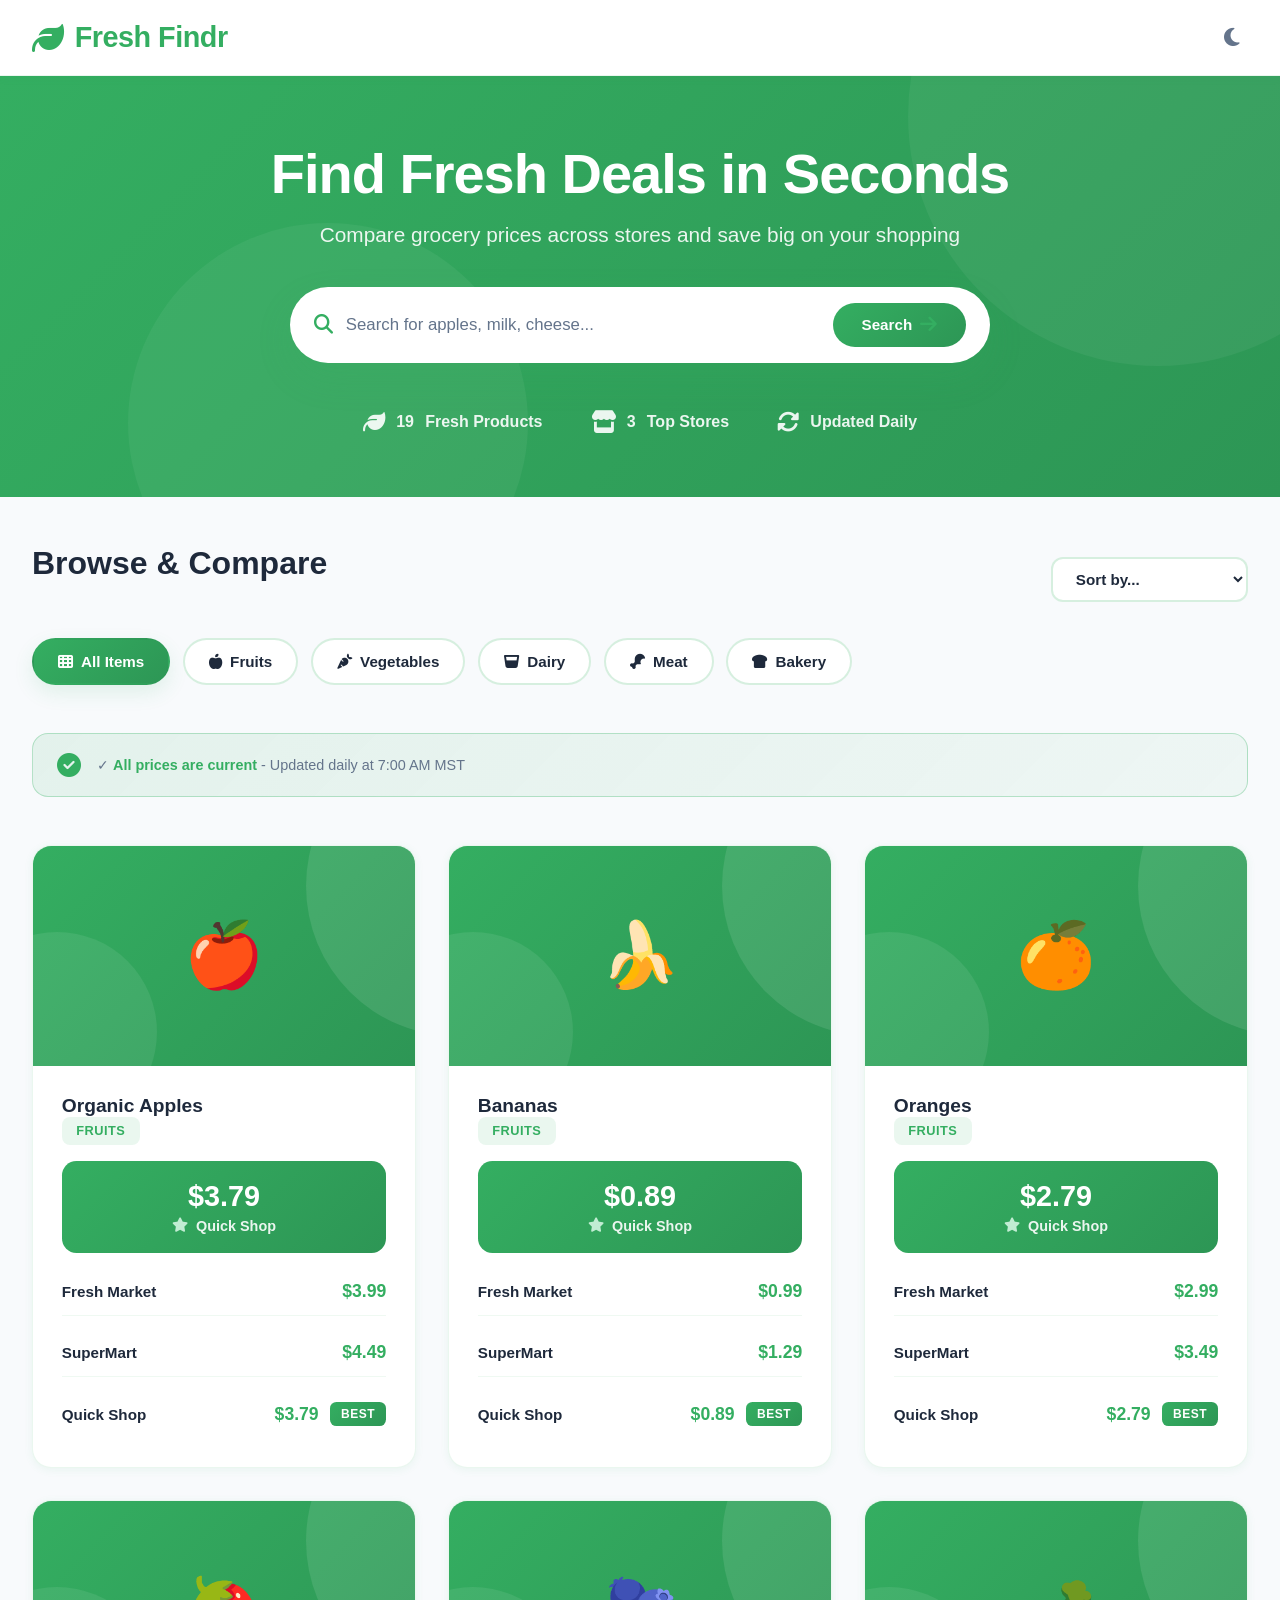
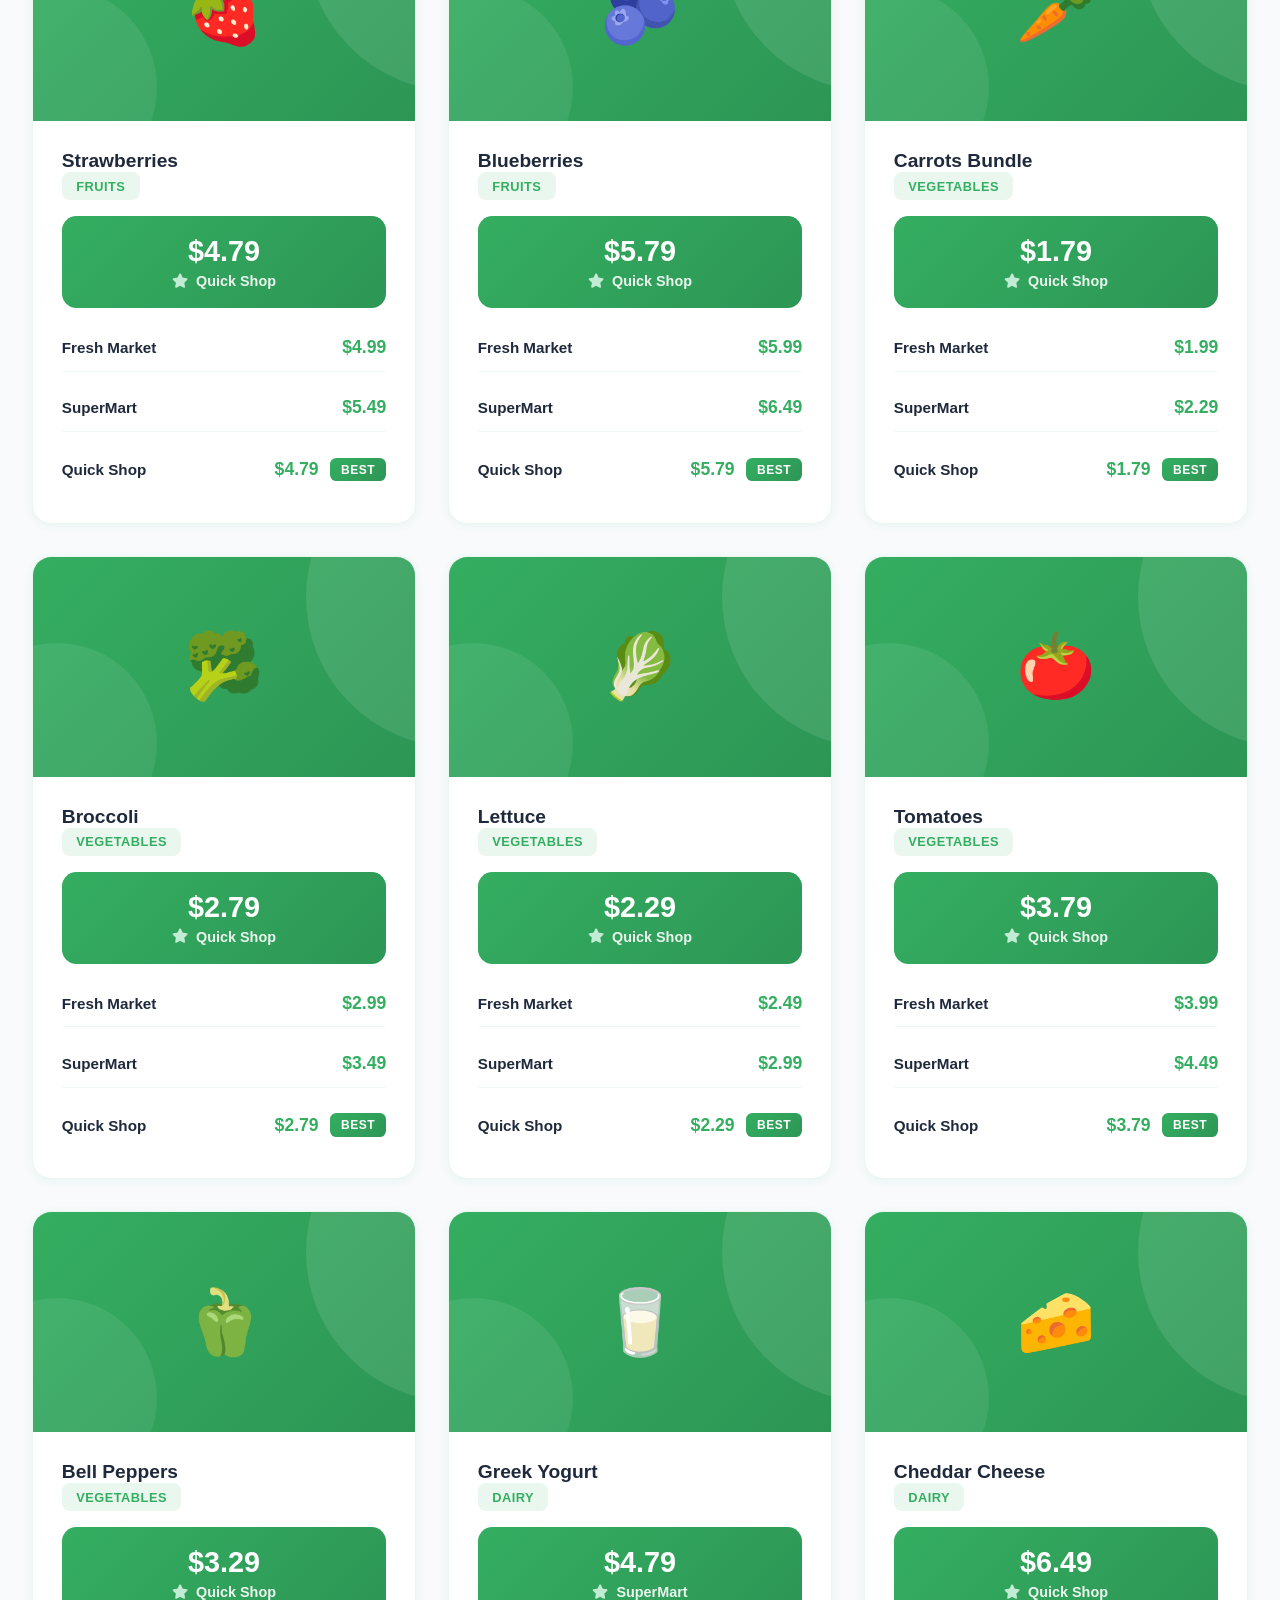
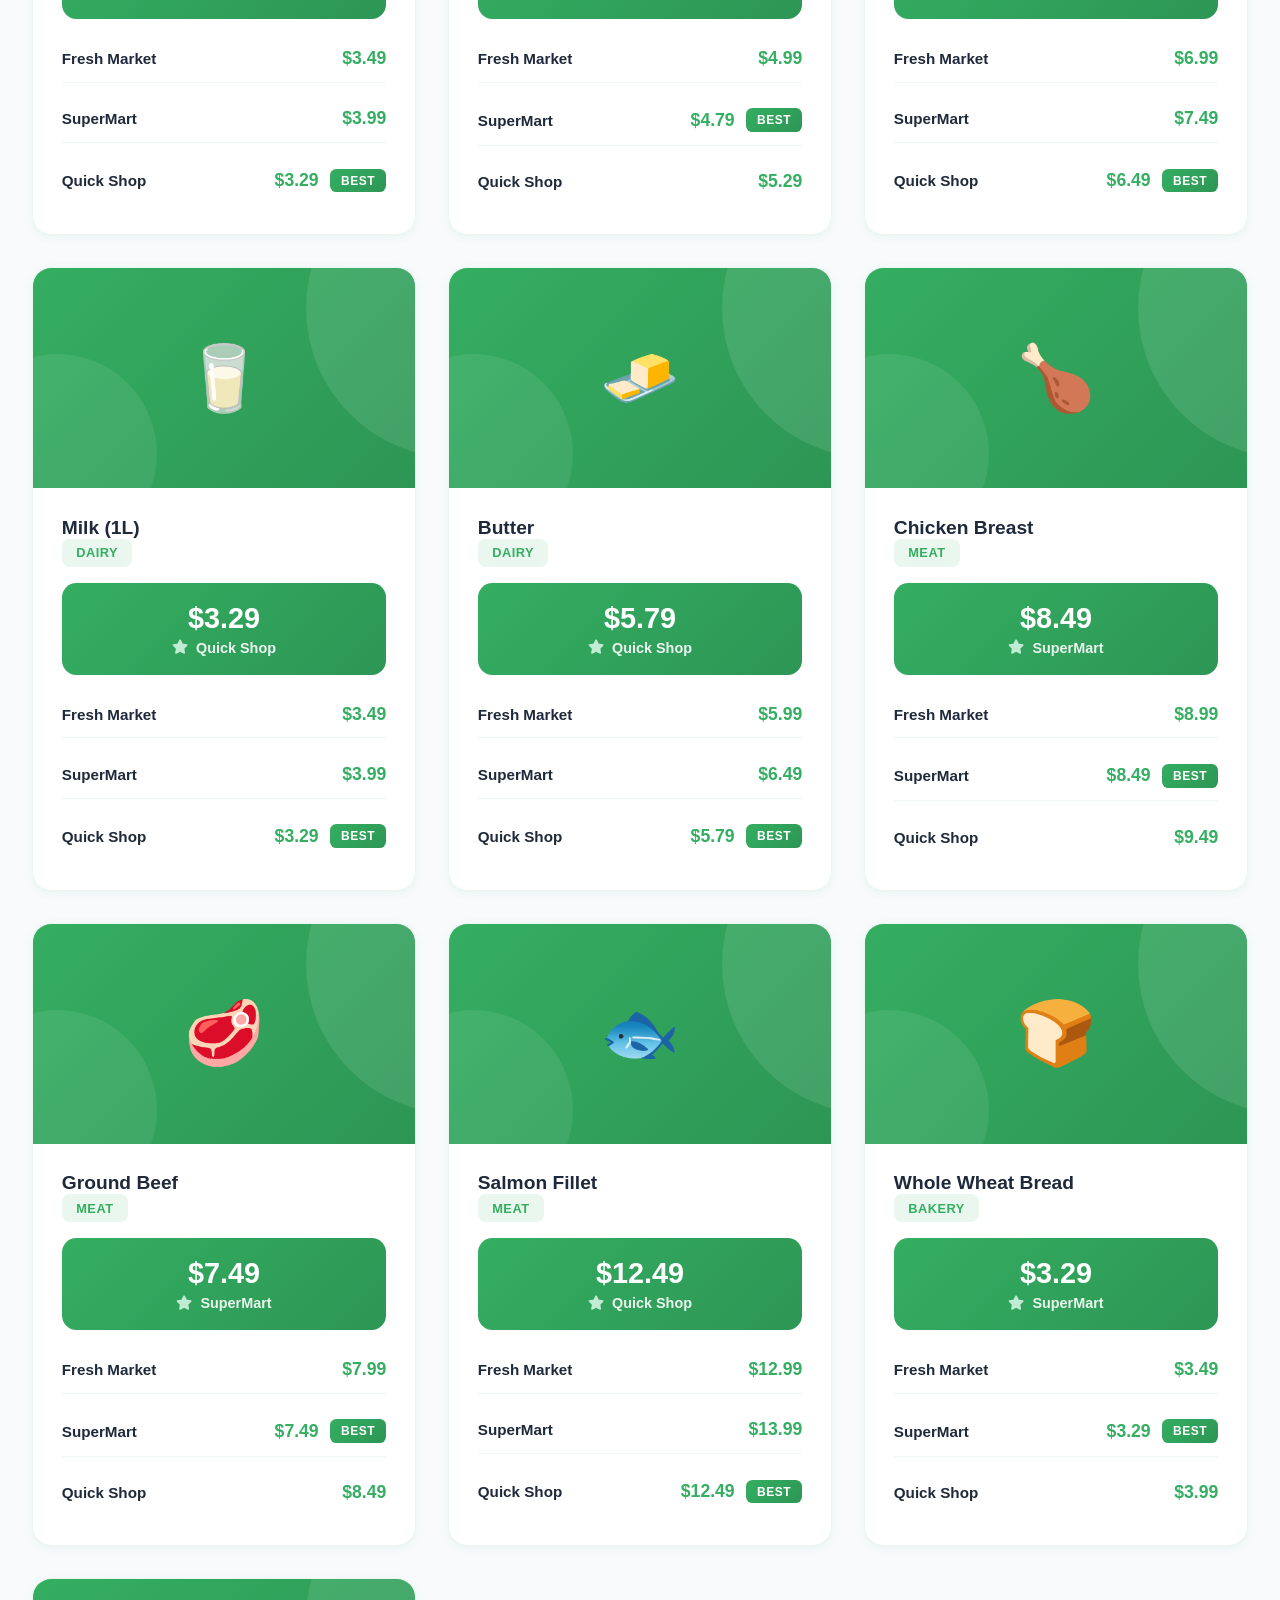
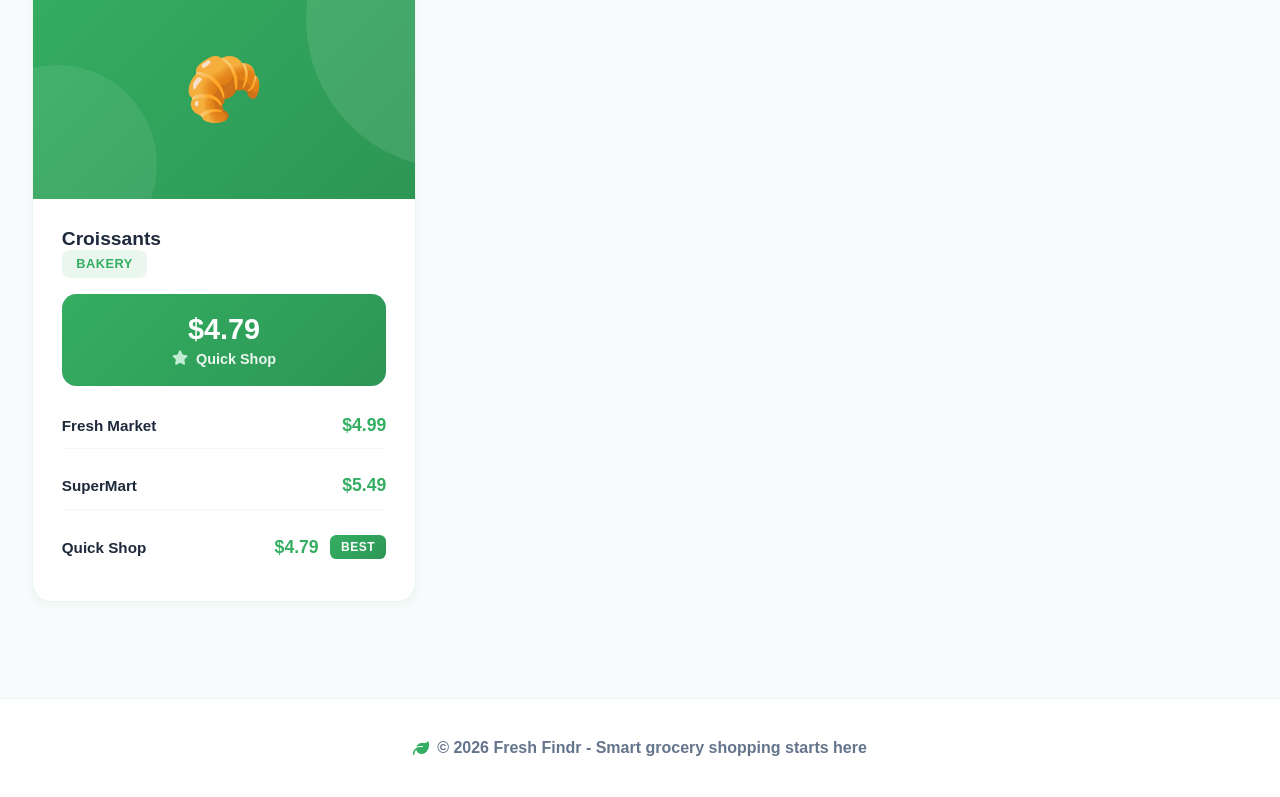
<file: index.html>
<!DOCTYPE html>
<html lang="en">
<head>
    <meta charset="UTF-8">
    <meta name="viewport" content="width=device-width, initial-scale=1.0">
    <title>Fresh Findr - Smart Grocery Price Comparison</title>
    <link rel="stylesheet" href="https://cdnjs.cloudflare.com/ajax/libs/font-awesome/6.4.0/css/all.min.css">
    <style>
        * {
            margin: 0;
            padding: 0;
            box-sizing: border-box;
        }

        :root {
            /* Green and White Palette - Updated Green */
            --primary-green: #34AE61;
            --dark-green: #2d9655;
            --light-green: #8fd5a8;
            --mint-green: #d1f5e0;
            --white: #ffffff;
            --off-white: #f8fafc;
            --light-gray: #f1f5f9;
            --gray: #64748b;
            --dark-gray: #1e293b;
            
            /* Shadows */
            --shadow-sm: 0 2px 8px rgba(52, 174, 97, 0.08);
            --shadow-md: 0 8px 20px rgba(52, 174, 97, 0.12);
            --shadow-lg: 0 15px 35px rgba(52, 174, 97, 0.15);
            --shadow-xl: 0 25px 50px rgba(52, 174, 97, 0.1);
        }

        body.dark-mode {
            --off-white: #0f172a;
            --light-gray: #1e293b;
            --white: #1a2942;
            --gray: #cbd5e1;
            --dark-gray: #f1f5f9;
        }

        html {
            scroll-behavior: smooth;
        }

        body {
            font-family: 'Inter', -apple-system, BlinkMacSystemFont, 'Segoe UI', Roboto, sans-serif;
            background: var(--off-white);
            color: var(--dark-gray);
            transition: background-color 0.4s ease, color 0.4s ease;
            overflow-x: hidden;
        }

        /* Animations */
        @keyframes fadeInUp {
            from {
                opacity: 0;
                transform: translateY(30px);
            }
            to {
                opacity: 1;
                transform: translateY(0);
            }
        }

        @keyframes slideInRight {
            from {
                opacity: 0;
                transform: translateX(50px);
            }
            to {
                opacity: 1;
                transform: translateX(0);
            }
        }

        @keyframes slideInLeft {
            from {
                opacity: 0;
                transform: translateX(-50px);
            }
            to {
                opacity: 1;
                transform: translateX(0);
            }
        }

        @keyframes float {
            0%, 100% {
                transform: translateY(0px);
            }
            50% {
                transform: translateY(-15px);
            }
        }

        @keyframes pulse {
            0%, 100% {
                opacity: 1;
            }
            50% {
                opacity: 0.7;
            }
        }

        @keyframes shimmer {
            0% {
                background-position: -1000px 0;
            }
            100% {
                background-position: 1000px 0;
            }
        }

        @keyframes glow {
            0%, 100% {
                box-shadow: 0 0 20px rgba(52, 174, 97, 0.3);
            }
            50% {
                box-shadow: 0 0 30px rgba(52, 174, 97, 0.6);
            }
        }

        /* Navbar */
        .navbar {
            background: var(--white);
            border-bottom: 1px solid rgba(52, 174, 97, 0.1);
            padding: 1.2rem 2rem;
            position: sticky;
            top: 0;
            z-index: 1000;
            backdrop-filter: blur(10px);
            box-shadow: var(--shadow-sm);
        }

        .nav-container {
            max-width: 1400px;
            margin: 0 auto;
            display: flex;
            justify-content: space-between;
            align-items: center;
        }

        .nav-brand {
            font-size: 1.8rem;
            font-weight: 800;
            color: var(--primary-green);
            display: flex;
            align-items: center;
            gap: 0.7rem;
            letter-spacing: -0.5px;
            animation: slideInLeft 0.6s ease;
        }

        .nav-brand i {
            font-size: 2rem;
            animation: float 3s ease-in-out infinite;
        }

        .nav-icons {
            display: flex;
            gap: 1.5rem;
            align-items: center;
        }

        .theme-toggle {
            cursor: pointer;
            font-size: 1.3rem;
            color: var(--gray);
            transition: all 0.3s ease;
            padding: 0.5rem;
            border-radius: 50%;
            display: flex;
            align-items: center;
            justify-content: center;
        }

        .theme-toggle:hover {
            color: var(--primary-green);
            background: var(--mint-green);
            transform: rotate(20deg);
        }

        /* Hero Section */
        .hero {
            background: linear-gradient(135deg, var(--primary-green) 0%, var(--dark-green) 100%);
            padding: 4rem 2rem;
            text-align: center;
            position: relative;
            overflow: hidden;
        }

        .hero::before {
            content: '';
            position: absolute;
            top: -50%;
            right: -10%;
            width: 500px;
            height: 500px;
            background: rgba(255, 255, 255, 0.05);
            border-radius: 50%;
            animation: float 8s ease-in-out infinite;
        }

        .hero::after {
            content: '';
            position: absolute;
            bottom: -30%;
            left: 10%;
            width: 400px;
            height: 400px;
            background: rgba(255, 255, 255, 0.05);
            border-radius: 50%;
            animation: float 6s ease-in-out infinite;
        }

        .hero-content {
            position: relative;
            z-index: 1;
            animation: fadeInUp 0.8s ease;
        }

        .hero h1 {
            font-size: 3.5rem;
            font-weight: 800;
            color: var(--white);
            margin-bottom: 1rem;
            letter-spacing: -1px;
            line-height: 1.2;
        }

        .hero p {
            font-size: 1.3rem;
            color: rgba(255, 255, 255, 0.9);
            margin-bottom: 2.5rem;
            font-weight: 500;
        }

        /* Search Box */
        .search-container {
            max-width: 700px;
            margin: 0 auto 3rem;
            animation: fadeInUp 1s ease;
        }

        .search-box {
            display: flex;
            gap: 0.8rem;
            background: var(--white);
            padding: 1rem 1.5rem;
            border-radius: 50px;
            box-shadow: var(--shadow-lg);
            transition: all 0.3s ease;
        }

        .search-box:focus-within {
            box-shadow: var(--shadow-xl);
            transform: translateY(-3px);
        }

        .search-box i {
            color: var(--primary-green);
            font-size: 1.2rem;
            display: flex;
            align-items: center;
        }

        .search-box input {
            flex: 1;
            border: none;
            outline: none;
            font-size: 1.05rem;
            color: var(--dark-gray);
            background: transparent;
        }

        .search-box input::placeholder {
            color: var(--gray);
        }

        .search-btn {
            background: linear-gradient(135deg, var(--primary-green) 0%, var(--dark-green) 100%);
            color: var(--white);
            border: none;
            padding: 0.75rem 1.8rem;
            border-radius: 50px;
            font-weight: 700;
            cursor: pointer;
            transition: all 0.3s ease;
            font-size: 0.95rem;
            display: flex;
            align-items: center;
            gap: 0.5rem;
        }

        .search-btn:hover {
            transform: translateX(4px);
            box-shadow: 0 8px 20px rgba(52, 174, 97, 0.3);
        }

        .search-btn:active {
            transform: translateX(2px) scale(0.98);
        }

        /* Stats */
        .hero-stats {
            display: flex;
            justify-content: center;
            gap: 3rem;
            margin-top: 2rem;
            flex-wrap: wrap;
            color: rgba(255, 255, 255, 0.9);
        }

        .stat {
            display: flex;
            align-items: center;
            gap: 0.7rem;
            font-weight: 600;
        }

        .stat i {
            font-size: 1.4rem;
        }

        /* Main Container */
        .container {
            max-width: 1400px;
            margin: 0 auto;
            padding: 3rem 2rem;
        }

        /* Section Title */
        .section-title {
            font-size: 2rem;
            font-weight: 800;
            color: var(--dark-gray);
            margin-bottom: 2rem;
            animation: fadeInUp 0.6s ease;
        }

        /* Filters */
        .filters-wrapper {
            margin-bottom: 3rem;
        }

        .filters-header {
            display: flex;
            justify-content: space-between;
            align-items: center;
            margin-bottom: 1.5rem;
            flex-wrap: wrap;
            gap: 1rem;
        }

        .sort-select {
            background: var(--white);
            border: 2px solid rgba(52, 174, 97, 0.2);
            padding: 0.7rem 1.2rem;
            border-radius: 0.75rem;
            color: var(--dark-gray);
            font-weight: 600;
            cursor: pointer;
            transition: all 0.3s ease;
            font-size: 0.95rem;
        }

        .sort-select:hover {
            border-color: var(--primary-green);
            background: var(--mint-green);
        }

        .sort-select:focus {
            outline: none;
            border-color: var(--primary-green);
            box-shadow: 0 0 0 3px rgba(52, 174, 97, 0.1);
        }

        .filters {
            display: flex;
            gap: 0.8rem;
            flex-wrap: wrap;
            animation: fadeInUp 0.7s ease;
        }

        .filter-btn {
            padding: 0.8rem 1.5rem;
            background: var(--white);
            border: 2px solid rgba(52, 174, 97, 0.2);
            border-radius: 50px;
            cursor: pointer;
            font-weight: 700;
            color: var(--dark-gray);
            transition: all 0.3s ease;
            font-size: 0.95rem;
            display: flex;
            align-items: center;
            gap: 0.5rem;
        }

        .filter-btn:hover {
            border-color: var(--primary-green);
            color: var(--primary-green);
            background: var(--mint-green);
        }

        .filter-btn.active {
            background: linear-gradient(135deg, var(--primary-green) 0%, var(--dark-green) 100%);
            color: var(--white);
            border-color: transparent;
            box-shadow: var(--shadow-md);
        }

        /* Status Banner */
        .status-banner {
            background: linear-gradient(135deg, rgba(52, 174, 97, 0.1), rgba(52, 174, 97, 0.05));
            border: 1px solid rgba(52, 174, 97, 0.3);
            border-radius: 1rem;
            padding: 1.2rem 1.5rem;
            margin-bottom: 3rem;
            display: flex;
            align-items: center;
            gap: 1rem;
            animation: fadeInUp 0.8s ease;
        }

        .status-banner i {
            color: var(--primary-green);
            font-size: 1.5rem;
            animation: pulse 2s ease-in-out infinite;
        }

        .status-text {
            flex: 1;
        }

        .status-text span {
            display: block;
            font-size: 0.9rem;
            color: var(--gray);
        }

        .status-text strong {
            color: var(--primary-green);
            font-weight: 700;
        }

        /* Products Grid */
        .products-grid {
            display: grid;
            grid-template-columns: repeat(auto-fill, minmax(320px, 1fr));
            gap: 2rem;
            animation: fadeInUp 1s ease;
        }

        .product-card {
            background: var(--white);
            border-radius: 1.2rem;
            overflow: hidden;
            transition: all 0.4s ease;
            box-shadow: var(--shadow-sm);
            border: 1px solid rgba(52, 174, 97, 0.1);
            display: flex;
            flex-direction: column;
        }

        .product-card:hover {
            transform: translateY(-12px);
            box-shadow: var(--shadow-xl);
            border-color: rgba(52, 174, 97, 0.3);
        }

        .product-image {
            background: linear-gradient(135deg, var(--primary-green) 0%, var(--dark-green) 100%);
            height: 220px;
            display: flex;
            align-items: center;
            justify-content: center;
            font-size: 4rem;
            position: relative;
            overflow: hidden;
        }

        .product-image::before {
            content: '';
            position: absolute;
            top: -50%;
            right: -50%;
            width: 300px;
            height: 300px;
            background: rgba(255, 255, 255, 0.1);
            border-radius: 50%;
        }

        .product-image::after {
            content: '';
            position: absolute;
            bottom: -30%;
            left: -20%;
            width: 200px;
            height: 200px;
            background: rgba(255, 255, 255, 0.08);
            border-radius: 50%;
        }

        .product-emoji {
            position: relative;
            z-index: 1;
            animation: float 3s ease-in-out infinite;
        }

        .product-content {
            padding: 1.8rem;
            flex: 1;
            display: flex;
            flex-direction: column;
            gap: 1rem;
        }

        .product-header {
            display: flex;
            justify-content: space-between;
            align-items: start;
            gap: 1rem;
        }

        .product-name {
            font-size: 1.2rem;
            font-weight: 800;
            color: var(--dark-gray);
        }

        .product-category {
            display: inline-block;
            background: rgba(52, 174, 97, 0.1);
            color: var(--primary-green);
            padding: 0.4rem 0.9rem;
            border-radius: 0.5rem;
            font-size: 0.8rem;
            font-weight: 700;
            text-transform: uppercase;
            letter-spacing: 0.5px;
        }

        .best-price-banner {
            background: linear-gradient(135deg, var(--primary-green) 0%, var(--dark-green) 100%);
            color: var(--white);
            padding: 1.2rem;
            border-radius: 0.9rem;
            text-align: center;
            font-weight: 700;
        }

        .best-price-value {
            font-size: 1.8rem;
            margin-bottom: 0.3rem;
        }

        .best-price-store {
            font-size: 0.9rem;
            opacity: 0.9;
            display: flex;
            align-items: center;
            justify-content: center;
            gap: 0.5rem;
        }

        .best-price-store i {
            color: #d1f5e0;
        }

        .price-comparison {
            display: flex;
            flex-direction: column;
            gap: 0.8rem;
        }

        .price-item {
            display: flex;
            justify-content: space-between;
            align-items: center;
            padding: 0.8rem 0;
            border-bottom: 1px solid rgba(52, 174, 97, 0.08);
            transition: all 0.2s ease;
        }

        .price-item:last-child {
            border-bottom: none;
        }

        .price-item:hover {
            padding-left: 0.5rem;
        }

        .store-name {
            font-weight: 600;
            color: var(--dark-gray);
            font-size: 0.95rem;
        }

        .price-value {
            display: flex;
            align-items: center;
            gap: 0.7rem;
        }

        .price {
            color: var(--primary-green);
            font-weight: 800;
            font-size: 1.1rem;
        }

        .best-tag {
            background: linear-gradient(135deg, var(--primary-green) 0%, var(--dark-green) 100%);
            color: var(--white);
            padding: 0.3rem 0.7rem;
            border-radius: 0.4rem;
            font-size: 0.75rem;
            font-weight: 800;
            text-transform: uppercase;
            letter-spacing: 0.5px;
            animation: pulse 2s ease-in-out infinite;
        }

        /* Empty State */
        .empty-state {
            grid-column: 1 / -1;
            text-align: center;
            padding: 4rem 2rem;
            color: var(--gray);
        }

        .empty-state i {
            font-size: 3rem;
            color: var(--primary-green);
            margin-bottom: 1rem;
            opacity: 0.3;
        }

        .empty-state h3 {
            font-size: 1.5rem;
            color: var(--dark-gray);
            margin-bottom: 0.5rem;
        }

        /* Footer */
        footer {
            background: var(--white);
            border-top: 1px solid rgba(52, 174, 97, 0.1);
            padding: 2.5rem 2rem;
            text-align: center;
            color: var(--gray);
            margin-top: 3rem;
        }

        footer p {
            font-weight: 600;
            display: flex;
            align-items: center;
            justify-content: center;
            gap: 0.5rem;
        }

        footer i {
            color: var(--primary-green);
        }

        /* Responsive */
        @media (max-width: 1024px) {
            .hero h1 {
                font-size: 2.8rem;
            }

            .products-grid {
                grid-template-columns: repeat(auto-fill, minmax(280px, 1fr));
                gap: 1.5rem;
            }
        }

        @media (max-width: 768px) {
            .hero {
                padding: 2.5rem 1.5rem;
            }

            .hero h1 {
                font-size: 2.2rem;
            }

            .hero p {
                font-size: 1.1rem;
            }

            .search-box {
                flex-direction: column;
            }

            .search-btn {
                width: 100%;
                justify-content: center;
            }

            .hero-stats {
                gap: 1.5rem;
            }

            .products-grid {
                grid-template-columns: 1fr;
            }

            .filters {
                gap: 0.6rem;
            }

            .filter-btn {
                padding: 0.6rem 1.2rem;
                font-size: 0.85rem;
            }

            .section-title {
                font-size: 1.5rem;
            }
        }

        @media (max-width: 480px) {
            .hero h1 {
                font-size: 1.8rem;
            }

            .hero p {
                font-size: 1rem;
            }

            .product-card {
                border-radius: 1rem;
            }

            .product-content {
                padding: 1.2rem;
            }

            .container {
                padding: 1.5rem 1rem;
            }

            .filters-header {
                gap: 0.5rem;
            }
        }
    </style>
</head>
<body>
    <!-- Navbar -->
    <nav class="navbar">
        <div class="nav-container">
            <div class="nav-brand">
                <i class="fas fa-leaf"></i>
                <span>Fresh Findr</span>
            </div>
            <div class="nav-icons">
                <div class="theme-toggle" onclick="toggleTheme()" title="Toggle Dark Mode">
                    <i class="fas fa-moon"></i>
                </div>
            </div>
        </div>
    </nav>

    <!-- Hero Section -->
    <div class="hero">
        <div class="hero-content">
            <h1>Find Fresh Deals in Seconds</h1>
            <p>Compare grocery prices across stores and save big on your shopping</p>
            
            <div class="search-container">
                <div class="search-box">
                    <i class="fas fa-search"></i>
                    <input type="text" id="searchInput" placeholder="Search for apples, milk, cheese..." onkeyup="filterSearch()">
                    <button class="search-btn" onclick="filterSearch()">
                        <span>Search</span>
                        <i class="fas fa-arrow-right"></i>
                    </button>
                </div>
            </div>

            <div class="hero-stats">
                <div class="stat">
                    <i class="fas fa-leaf"></i>
                    <span id="productCount">19</span> Fresh Products
                </div>
                <div class="stat">
                    <i class="fas fa-store"></i>
                    <span>3</span> Top Stores
                </div>
                <div class="stat">
                    <i class="fas fa-sync-alt"></i>
                    Updated Daily
                </div>
            </div>
        </div>
    </div>

    <!-- Main Content -->
    <div class="container">
        <!-- Filters -->
        <div class="filters-wrapper">
            <div class="filters-header">
                <h2 class="section-title">Browse & Compare</h2>
                <select class="sort-select" onchange="applyFilters()">
                    <option value="">Sort by...</option>
                    <option value="price-low">Lowest Price First</option>
                    <option value="price-high">Highest Price First</option>
                    <option value="name">Product Name</option>
                </select>
            </div>

            <div class="filters">
                <button class="filter-btn active" onclick="filterByCategory('all')">
                    <i class="fas fa-th"></i> All Items
                </button>
                <button class="filter-btn" onclick="filterByCategory('fruits')">
                    <i class="fas fa-apple-alt"></i> Fruits
                </button>
                <button class="filter-btn" onclick="filterByCategory('vegetables')">
                    <i class="fas fa-carrot"></i> Vegetables
                </button>
                <button class="filter-btn" onclick="filterByCategory('dairy')">
                    <i class="fas fa-glass-whiskey"></i> Dairy
                </button>
                <button class="filter-btn" onclick="filterByCategory('meat')">
                    <i class="fas fa-drumstick-bite"></i> Meat
                </button>
                <button class="filter-btn" onclick="filterByCategory('bakery')">
                    <i class="fas fa-bread-slice"></i> Bakery
                </button>
            </div>
        </div>

        <!-- Status Banner -->
        <div class="status-banner">
            <i class="fas fa-check-circle"></i>
            <div class="status-text">
                <span>✓ <strong>All prices are current</strong> - Updated daily at 7:00 AM MST</span>
            </div>
        </div>

        <!-- Products Grid -->
        <div class="products-grid" id="productsGrid"></div>
    </div>

    <!-- Footer -->
    <footer>
        <p>
            <i class="fas fa-leaf"></i>
            &copy; 2026 Fresh Findr - Smart grocery shopping starts here
        </p>
    </footer>

    <script>
        // Product Database
        const products = [
            { name: 'Organic Apples', category: 'fruits', emoji: '🍎', prices: { 'Fresh Market': 3.99, 'SuperMart': 4.49, 'Quick Shop': 3.79 } },
            { name: 'Bananas', category: 'fruits', emoji: '🍌', prices: { 'Fresh Market': 0.99, 'SuperMart': 1.29, 'Quick Shop': 0.89 } },
            { name: 'Oranges', category: 'fruits', emoji: '🍊', prices: { 'Fresh Market': 2.99, 'SuperMart': 3.49, 'Quick Shop': 2.79 } },
            { name: 'Strawberries', category: 'fruits', emoji: '🍓', prices: { 'Fresh Market': 4.99, 'SuperMart': 5.49, 'Quick Shop': 4.79 } },
            { name: 'Blueberries', category: 'fruits', emoji: '🫐', prices: { 'Fresh Market': 5.99, 'SuperMart': 6.49, 'Quick Shop': 5.79 } },
            
            { name: 'Carrots Bundle', category: 'vegetables', emoji: '🥕', prices: { 'Fresh Market': 1.99, 'SuperMart': 2.29, 'Quick Shop': 1.79 } },
            { name: 'Broccoli', category: 'vegetables', emoji: '🥦', prices: { 'Fresh Market': 2.99, 'SuperMart': 3.49, 'Quick Shop': 2.79 } },
            { name: 'Lettuce', category: 'vegetables', emoji: '🥬', prices: { 'Fresh Market': 2.49, 'SuperMart': 2.99, 'Quick Shop': 2.29 } },
            { name: 'Tomatoes', category: 'vegetables', emoji: '🍅', prices: { 'Fresh Market': 3.99, 'SuperMart': 4.49, 'Quick Shop': 3.79 } },
            { name: 'Bell Peppers', category: 'vegetables', emoji: '🫑', prices: { 'Fresh Market': 3.49, 'SuperMart': 3.99, 'Quick Shop': 3.29 } },
            
            { name: 'Greek Yogurt', category: 'dairy', emoji: '🥛', prices: { 'Fresh Market': 4.99, 'SuperMart': 4.79, 'Quick Shop': 5.29 } },
            { name: 'Cheddar Cheese', category: 'dairy', emoji: '🧀', prices: { 'Fresh Market': 6.99, 'SuperMart': 7.49, 'Quick Shop': 6.49 } },
            { name: 'Milk (1L)', category: 'dairy', emoji: '🥛', prices: { 'Fresh Market': 3.49, 'SuperMart': 3.99, 'Quick Shop': 3.29 } },
            { name: 'Butter', category: 'dairy', emoji: '🧈', prices: { 'Fresh Market': 5.99, 'SuperMart': 6.49, 'Quick Shop': 5.79 } },
            
            { name: 'Chicken Breast', category: 'meat', emoji: '🍗', prices: { 'Fresh Market': 8.99, 'SuperMart': 8.49, 'Quick Shop': 9.49 } },
            { name: 'Ground Beef', category: 'meat', emoji: '🥩', prices: { 'Fresh Market': 7.99, 'SuperMart': 7.49, 'Quick Shop': 8.49 } },
            { name: 'Salmon Fillet', category: 'meat', emoji: '🐟', prices: { 'Fresh Market': 12.99, 'SuperMart': 13.99, 'Quick Shop': 12.49 } },
            
            { name: 'Whole Wheat Bread', category: 'bakery', emoji: '🍞', prices: { 'Fresh Market': 3.49, 'SuperMart': 3.29, 'Quick Shop': 3.99 } },
            { name: 'Croissants', category: 'bakery', emoji: '🥐', prices: { 'Fresh Market': 4.99, 'SuperMart': 5.49, 'Quick Shop': 4.79 } },
        ];

        let currentFilter = 'all';
        let currentSort = '';
        let filteredProducts = [...products];

        // Initialize
        document.addEventListener('DOMContentLoaded', () => {
            renderProducts();
        });

        function renderProducts() {
            const grid = document.getElementById('productsGrid');
            
            if (filteredProducts.length === 0) {
                grid.innerHTML = `
                    <div class="empty-state">
                        <i class="fas fa-search"></i>
                        <h3>No products found</h3>
                        <p>Try a different search or category</p>
                    </div>
                `;
                return;
            }

            grid.innerHTML = filteredProducts.map((p, idx) => {
                const prices = Object.entries(p.prices);
                const lowestPrice = Math.min(...prices.map(([_, price]) => price));
                const bestStore = prices.find(([_, price]) => price === lowestPrice)[0];

                return `
                    <div class="product-card" style="animation: fadeInUp ${0.5 + idx * 0.05}s ease;">
                        <div class="product-image">
                            <span class="product-emoji">${p.emoji}</span>
                        </div>
                        <div class="product-content">
                            <div class="product-header">
                                <div>
                                    <div class="product-name">${p.name}</div>
                                    <span class="product-category">${p.category}</span>
                                </div>
                            </div>
                            <div class="best-price-banner">
                                <div class="best-price-value">$${lowestPrice.toFixed(2)}</div>
                                <div class="best-price-store">
                                    <i class="fas fa-star"></i>
                                    ${bestStore}
                                </div>
                            </div>
                            <div class="price-comparison">
                                ${prices.map(([store, price]) => `
                                    <div class="price-item">
                                        <span class="store-name">${store}</span>
                                        <div class="price-value">
                                            <span class="price">$${price.toFixed(2)}</span>
                                            ${price === lowestPrice ? '<span class="best-tag">Best</span>' : ''}
                                        </div>
                                    </div>
                                `).join('')}
                            </div>
                        </div>
                    </div>
                `;
            }).join('');
        }

        function filterByCategory(category) {
            currentFilter = category;
            document.querySelectorAll('.filter-btn').forEach(btn => btn.classList.remove('active'));
            event.target.closest('.filter-btn').classList.add('active');
            applyFilters();
        }

        function filterSearch() {
            applyFilters();
        }

        function applyFilters() {
            const search = document.getElementById('searchInput').value.toLowerCase();
            const sortValue = document.querySelector('.sort-select').value;
            
            filteredProducts = products.filter(p => {
                const matchesCategory = currentFilter === 'all' || p.category === currentFilter;
                const matchesSearch = p.name.toLowerCase().includes(search) || p.category.toLowerCase().includes(search);
                return matchesCategory && matchesSearch;
            });

            // Apply sorting
            if (sortValue === 'price-low') {
                filteredProducts.sort((a, b) => {
                    const priceA = Math.min(...Object.values(a.prices));
                    const priceB = Math.min(...Object.values(b.prices));
                    return priceA - priceB;
                });
            } else if (sortValue === 'price-high') {
                filteredProducts.sort((a, b) => {
                    const priceA = Math.min(...Object.values(a.prices));
                    const priceB = Math.min(...Object.values(b.prices));
                    return priceB - priceA;
                });
            } else if (sortValue === 'name') {
                filteredProducts.sort((a, b) => a.name.localeCompare(b.name));
            }

            document.getElementById('productCount').textContent = filteredProducts.length;
            renderProducts();
        }

        function toggleTheme() {
            document.body.classList.toggle('dark-mode');
            localStorage.setItem('theme', document.body.classList.contains('dark-mode') ? 'dark' : 'light');
        }

        // Load saved theme
        if (localStorage.getItem('theme') === 'dark') {
            document.body.classList.add('dark-mode');
        }
    </script>
</body>
</html>
</file>
